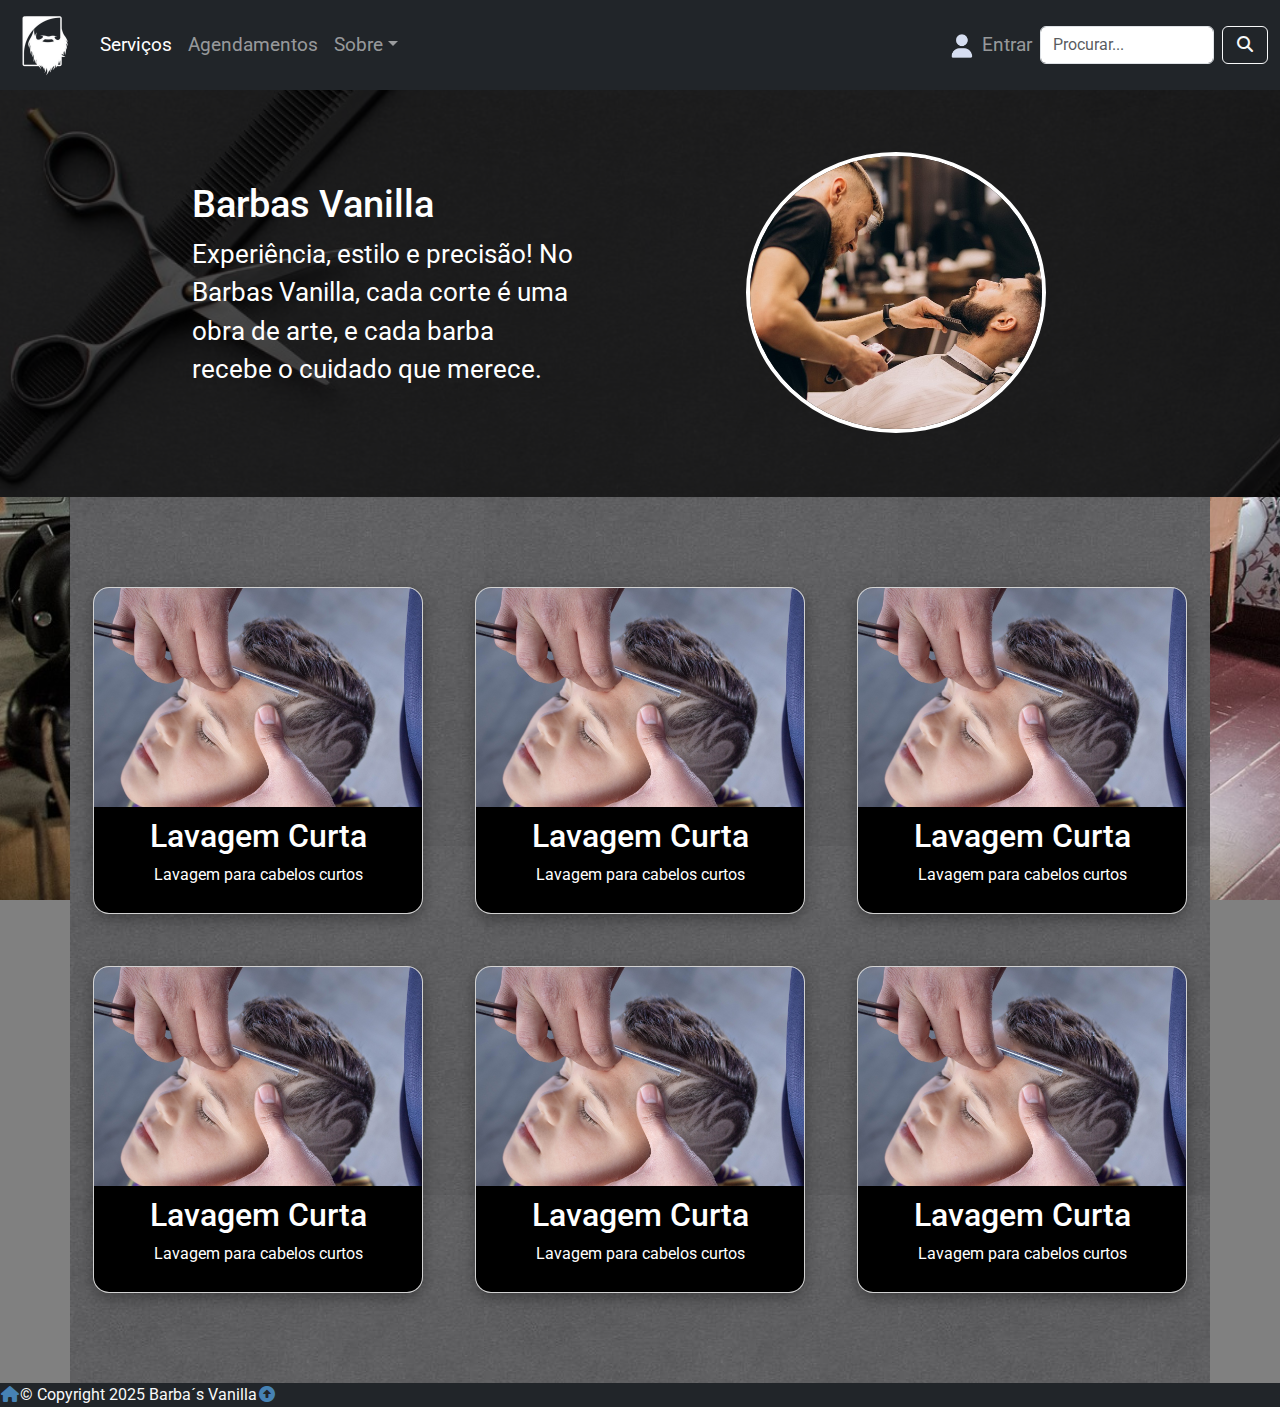
<file: index.html>
<!DOCTYPE html>
<html lang="pt-Br">

<head>
    <meta charset="UTF-8">
    <meta name="viewport" content="width=device-width, initial-scale=1.0">
    <link rel="stylesheet" href="css/style.css">
    <script src="https://cdn.jsdelivr.net/npm/bootstrap@5.3.4/dist/js/bootstrap.bundle.min.js"
        crossorigin="anonymous"></script>
    <title>Barba´s Vanilla</title>
</head>

<body>

    <div class="container-fluid m-0 p-0">


        <nav class="navbar navbar-expand-md bg-dark navbar-dark m-0 fixed-top">
            <div class="container-fluid">
                <a class="navbar-brand" href="/"><img src="img/logo-alfa.png" alt="Barbas Vanilla Logotipo"
                        class="logotipo"></a>
                <button class="navbar-toggler bg-warning text-dark" type="button" data-bs-toggle="collapse"
                    data-bs-target="#navbarSupportedContent" aria-controls="navbarSupportedContent"
                    aria-expanded="false" aria-label="Toggle navigation">
                    <span class="navbar-toggler-icon"></span>
                </button>
                <div class="collapse navbar-collapse" id="navbarSupportedContent">
                    <ul class="navbar-nav me-auto mb-2 mb-lg-0 w-100">
                        <li class="nav-item"><a class="nav-link active" aria-current="page"
                                href="#servicos">Serviços</a></li>
                        <li class="nav-item"><a class="nav-link" href="#agenda">Agendamentos</a></li>
                        <li class="nav-item dropdown">
                            <a class="nav-link dropdown-toggle" href="#" role="button" data-bs-toggle="dropdown"
                                aria-expanded="false">Sobre</a>
                            <ul class="dropdown-menu dropdown-menu-dark">
                                <li><a class="dropdown-item p-2" href="#sobre_barbas">Sobre o Barbas Vanilla</a></li>
                                <li><a class="dropdown-item p-2" href="#sobre_site">Sobre o Site</a></li>
                                <li><a class="dropdown-item p-2" href="#sobre_autor">Sobre os Autores</a></li>
                                <li>
                                    <hr class="dropdown-divider">
                                </li>
                                <li><a class="dropdown-item p-2" href="#politicas">Políticas de Privacidade</a></li>
                                <li><a class="dropdown-item p-2" href="#contatos">Faça Contato</a></li>
                            </ul>
                        </li>
                        <li class="nav-item ms-md-auto">
                            <a class="nav-link" aria-disabled="true"><img src="img/anonimous_bg_alfa.png" alt="Anônimo"
                                    class="anominimous">Entrar</a>
                        </li>
                    </ul>
                    <form class="d-flex" role="search">
                        <input class="form-control me-2" type="search" placeholder="Procurar..." aria-label="Procurar"
                            style="min-width: 150px !important;">
                        <button class="btn btn-outline-light" type="submit"><i
                                class="fa-solid fa-magnifying-glass fa-fw"></i></button>
                    </form>
                </div>
            </div>
        </nav>

        <header class="container-fluid topbanner m-0 p-0">

            <div class="header-flex">
                <div class="header-flex-img"> <img src="/img/barbershop-trim.jpg" alt="Barbas Vanilla"></div>
                <div class="header-flex-text">
                    <h2>Barbas Vanilla</h2>
                    <p>Experiência, estilo e precisão! No Barbas Vanilla, cada corte é uma obra de arte, e cada barba
                        recebe o cuidado que merece. </p>
                </div>
            </div>

        </header>
        <main class="container card-list">
            <div class="card-container">
                <a href="#card1">
                    <div class="card">
                        <div class="card-img"><img src="img/menino.jpg" alt="Menino"></div>
                        <div class="card-content">
                            <h2>Lavagem Curta</h2>
                            <p>Lavagem para cabelos curtos</p>
                        </div>
                    </div>
                </a>
                <a href="#card1">
                    <div class="card">
                        <div class="card-img"><img src="img/menino.jpg" alt="Menino"></div>
                        <div class="card-content">
                            <h2>Lavagem Curta</h2>
                            <p>Lavagem para cabelos curtos</p>
                        </div>
                    </div>
                </a>
                <a href="#card1">
                    <div class="card">
                        <div class="card-img"><img src="img/menino.jpg" alt="Menino"></div>
                        <div class="card-content">
                            <h2>Lavagem Curta</h2>
                            <p>Lavagem para cabelos curtos</p>
                        </div>
                    </div>
                </a>
                <a href="#card1">
                    <div class="card">
                        <div class="card-img"><img src="img/menino.jpg" alt="Menino"></div>
                        <div class="card-content">
                            <h2>Lavagem Curta</h2>
                            <p>Lavagem para cabelos curtos</p>
                        </div>
                    </div>
                </a>
                <a href="#card1">
                    <div class="card">
                        <div class="card-img"><img src="img/menino.jpg" alt="Menino"></div>
                        <div class="card-content">
                            <h2>Lavagem Curta</h2>
                            <p>Lavagem para cabelos curtos</p>
                        </div>
                    </div>
                </a>
                <a href="#card1">
                    <div class="card">
                        <div class="card-img"><img src="img/menino.jpg" alt="Menino"></div>
                        <div class="card-content">
                            <h2>Lavagem Curta</h2>
                            <p>Lavagem para cabelos curtos</p>
                        </div>
                    </div>
                </a>
            </div>
        </main>

        <footer class="footer bg-dark text-light d-flex">

            <a href="/"><i class="fa-solid fa-house fa-fw"></i></a>
            <div class="copyright">&copy; Copyright 2025 Barba´s Vanilla</div>
            <a href="#top"><i class="fa-solid fa-circle-up fa-fw"></i></a>

        </footer>

    </div>

</body>

</html>
</file>
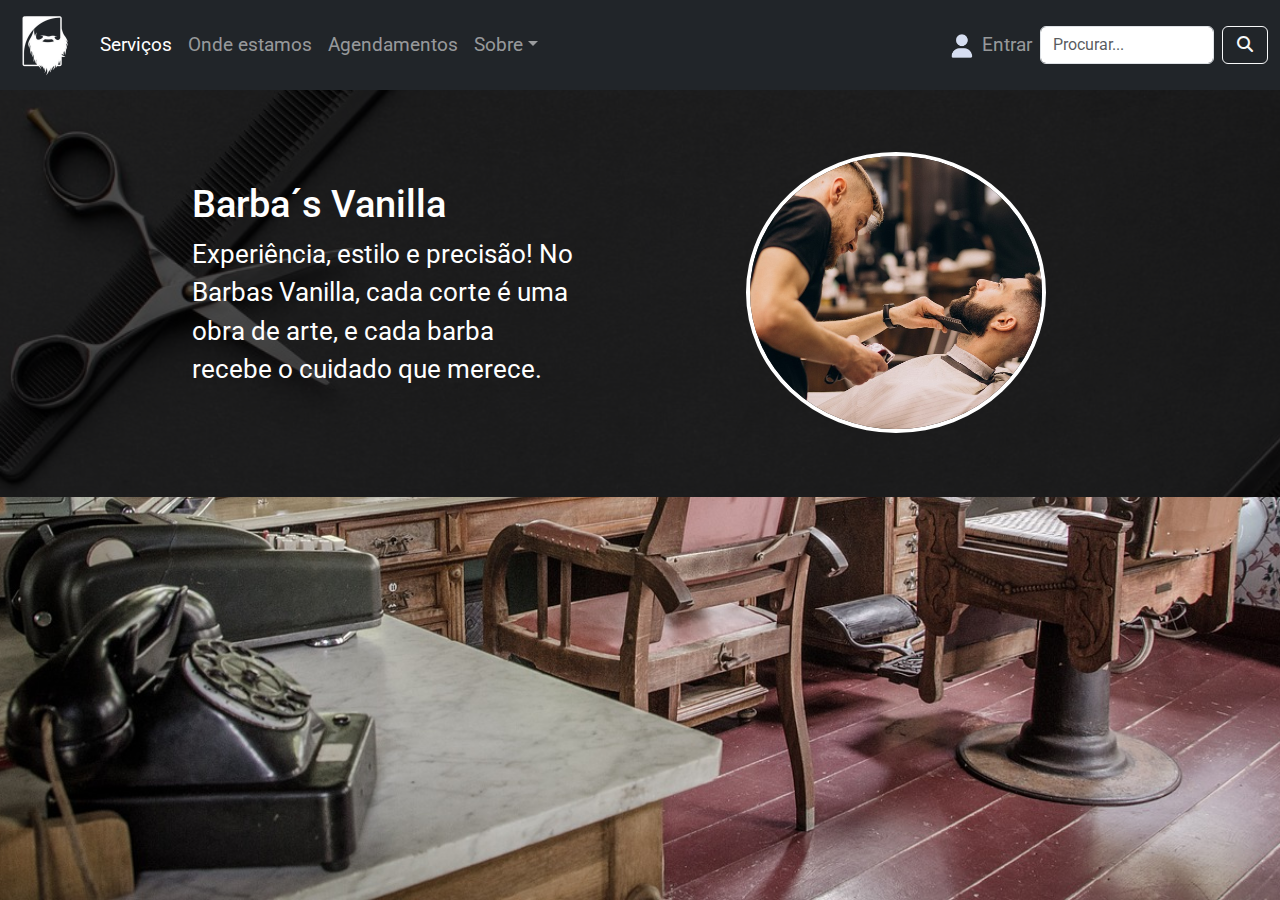
<file: _header.html>
<!DOCTYPE html>
<html lang="pt-BR">

<head>
    <meta charset="UTF-8">
    <meta name="viewport" content="width=device-width, initial-scale=1.0">
    <link rel="stylesheet" href="css/style.css">
    <script src="https://cdn.jsdelivr.net/npm/bootstrap@5.3.4/dist/js/bootstrap.bundle.min.js"
        crossorigin="anonymous"></script>
    <title>Barba´s Vanilla</title>
</head>

<body>

    <div class="container-fluid m-0 p-0">

        <nav class="navbar navbar-expand-lg bg-dark navbar-dark m-0 fixed-top">
            <div class="container-fluid">
                <a class="navbar-brand" href="/"><img src="img/logo-alfa.png" alt="Barbas Vanilla Logotipo"
                        class="logotipo"></a>
                <button class="navbar-toggler bg-warning text-dark" type="button" data-bs-toggle="collapse"
                    data-bs-target="#navbarSupportedContent" aria-controls="navbarSupportedContent"
                    aria-expanded="false" aria-label="Toggle navigation">
                    <span class="navbar-toggler-icon"></span>
                </button>
                <div class="collapse navbar-collapse" id="navbarSupportedContent">
                    <ul class="navbar-nav me-auto mb-2 mb-lg-0 w-100">
                        <li class="nav-item"><a class="nav-link active" aria-current="page"
                                href="#servicos">Serviços</a>
                        </li>
                        <li class="nav-item"><a class="nav-link" href="#local">Onde estamos</a></li>
                        <li class="nav-item"><a class="nav-link" href="#agenda">Agendamentos</a></li>
                        <li class="nav-item dropdown">
                            <a class="nav-link dropdown-toggle" href="#" role="button" data-bs-toggle="dropdown"
                                aria-expanded="false">Sobre</a>
                            <ul class="dropdown-menu dropdown-menu-dark">
                                <li><a class="dropdown-item p-2" href="#sobre_barbas">Sobre o Barbas Vanilla</a></li>
                                <li><a class="dropdown-item p-2" href="#sobre_site">Sobre o Site</a></li>
                                <li><a class="dropdown-item p-2" href="#sobre_autor">Sobre os Autores</a></li>
                                <li>
                                    <hr class="dropdown-divider">
                                </li>
                                <li><a class="dropdown-item p-2" href="#politicas">Políticas de Privacidade</a></li>
                                <li><a class="dropdown-item p-2" href="#contatos">Faça Contato</a></li>
                            </ul>
                        </li>
                        <li class="nav-item ms-md-auto">
                            <a class="nav-link" aria-disabled="true"><img src="img/anonimous_bg_alfa.png" alt="Anônimo"
                                    class="anominimous">Entrar</a>
                        </li>
                    </ul>
                    <form class="d-flex" role="search">
                        <input class="form-control me-2" type="search" placeholder="Procurar..." aria-label="Procurar"
                            style="min-width: 150px !important;">
                        <button class="btn btn-outline-light" type="submit"><i
                                class="fa-solid fa-magnifying-glass fa-fw"></i></button>
                    </form>
                </div>
            </div>
        </nav>

        <header class="container-fluid topbanner m-0 p-0">

            <div class="header-flex">
                <div class="header-flex-img"><img src="/img/barbershop-trim.jpg" alt="Barbas Vanilla"></div>
                <div class="header-flex-text">
                    <h2>Barba´s Vanilla</h2>
                    <p>Experiência, estilo e precisão! No Barbas Vanilla, cada corte é uma obra de arte, e cada barba
                        recebe o cuidado que merece. </p>
                </div>
            </div>

        </header>
        <main class="container">
</file>
<file: css/style.css>
@import url('https://cdn.jsdelivr.net/npm/bootstrap@5.3.4/dist/css/bootstrap.min.css');
@import url('https://fonts.googleapis.com/css2?family=Roboto:ital,wght@0,100..900;1,100..900&display=swap');
@import url('https://cdnjs.cloudflare.com/ajax/libs/font-awesome/6.7.2/css/all.min.css');

html,
body {
    font-family: "Roboto", sans-serif;
    font-size: 16px;
    width: 100%;
    height: 100%;
    margin: 0;
    padding: 0;
}

.logotipo {
    display: inline-block;
    width: 4rem;
    height: auto;
}

body {
    background-attachment: fixed;
    background-color: rgb(128, 128, 128);
    background-image: url('../img/barbershop-background.jpg');
    background-position: center;
    background-repeat: no-repeat;
    background-size: cover;
    padding-top: 5.5rem;
}

a {
    color: steelblue;
    text-decoration: none;
}

a:hover {
    color: orangered;
}

.anominimous {
    display: inline-block;
    width: 2rem;
    height: auto;
    padding-right: .5rem;
}

.navbar,
.dropdown-menu {
    font-size: 1.2rem;
}

.navbar-toggler {
    background-color: orange;
    /* Fundo laranja */
    border-color: black;
    /* Borda preta */
}

.navbar-toggler-icon {
    filter: invert(100%);
    /* Deixa o ícone preto */
}

.topbanner {
    background-attachment: fixed;
    background-color: rgb(85, 85, 85);
    background-image: url('../img/bglogin.jpg');
    background-position: left;
    background-repeat: no-repeat;
    background-size: cover;
}


.header-flex {
    display: flex;
    align-items: center;
    justify-content: center;
    flex-direction: column;
    background-color: rgba(0, 0, 0, .7);
}

.header-flex-img {
    padding: 2rem;
    display: flex;
    align-items: center;
    justify-content: center;
}

.header-flex-img img {
    display: block;
    border-radius: 50%;
    border: 4px solid white;
    width: 100%;
    max-width: 300px;
}

.header-flex-text {
    font-size: 130%;
    color: white;
    padding: 2rem;
}

.header-flex-text h2 {
    font-size: 130%;
}

@media screen and (min-width: 768px) {

    .header-flex {
        flex-direction: row;
        align-items: center;
    }

    .header-flex-img,
    .header-flex-text {
        padding: 4rem;
    }

    .header-flex-text {
        font-size: 160%;
        width: 40%;
    }

    .header-flex-text h2 {
        font-size: 150%;
    }

    .header-flex-img {
        order: 2;
        width: 40%;
    }
}

.card-list {
    background-image: url('../img/bg-site.jpg');
}

.card-container {
    display: flex;
    flex-wrap: wrap;
    gap: 2rem;
    align-items: center;
    justify-content: center;
    padding: 80px 0;
}

.card {
    margin: 10px;
    border-radius: 16px;
    box-shadow: rgba(0, 0, 0, 0.35) 0px 5px 15px;
    cursor: pointer;
    width: 330px;
    overflow: hidden;
}

.card-img img {
    height: 100%;
    width: 100%;
    display: block;
    margin: auto;
    -o-object-fit: cover;
    object-fit: cover;
}

.card-content {
    width: 100%;
    height: 100%;
    display: flex;
    align-items: center;
    justify-content: center;
    flex-direction: column;    
    color: #fff;
    background-color: #000;
    text-align: center;
    padding: 10px;
}
</file>
